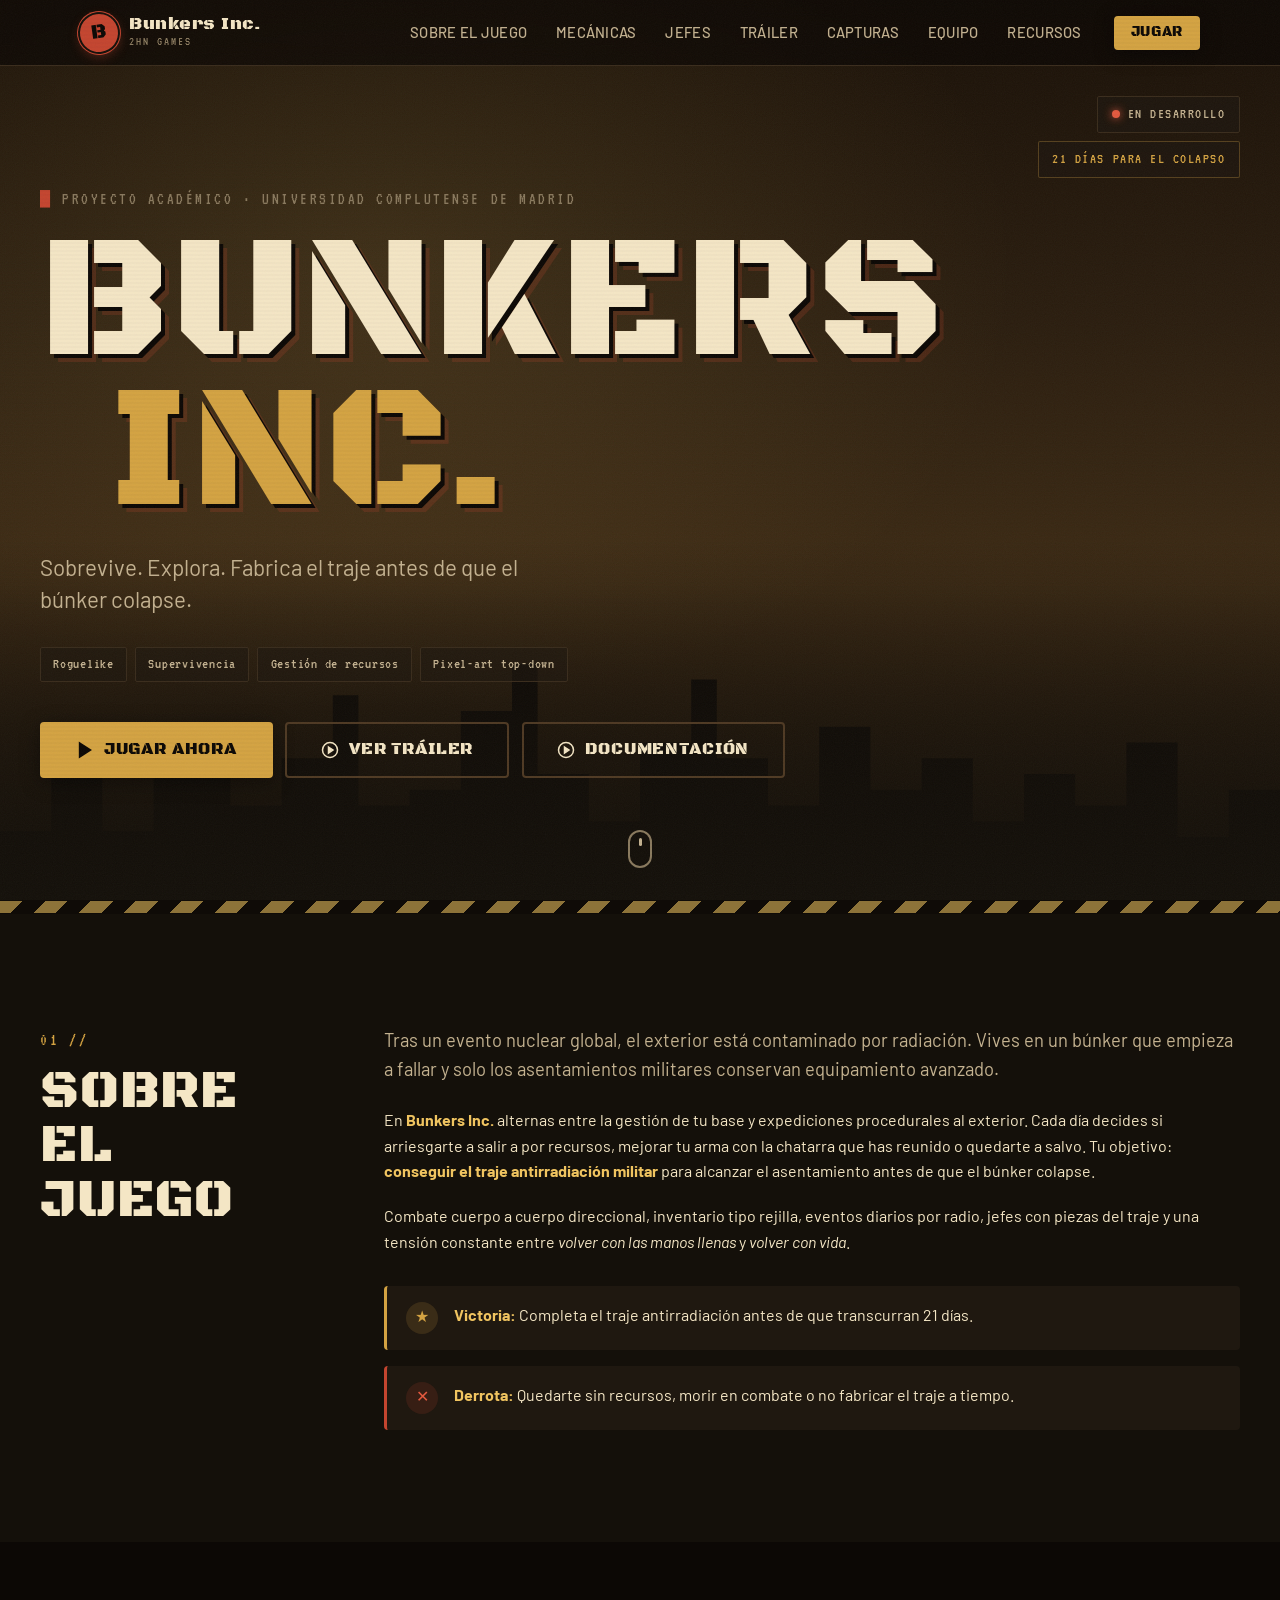
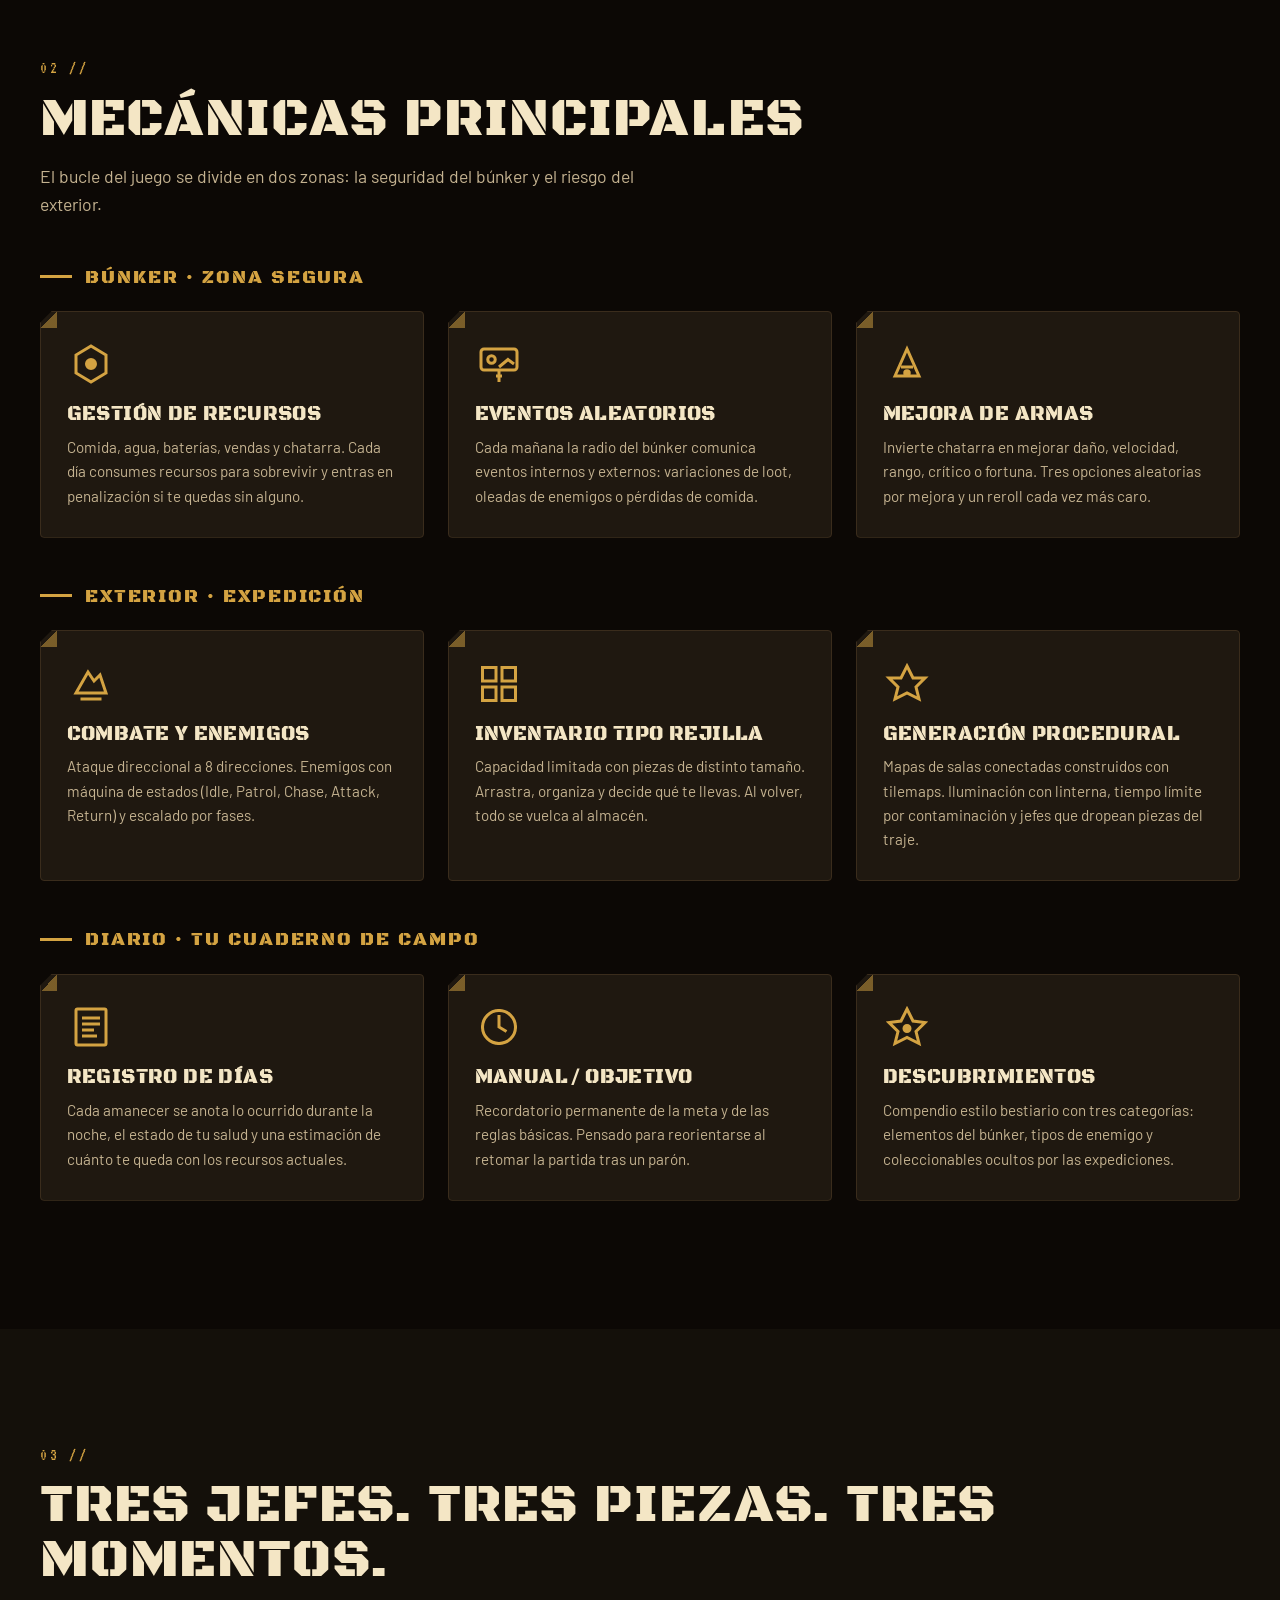
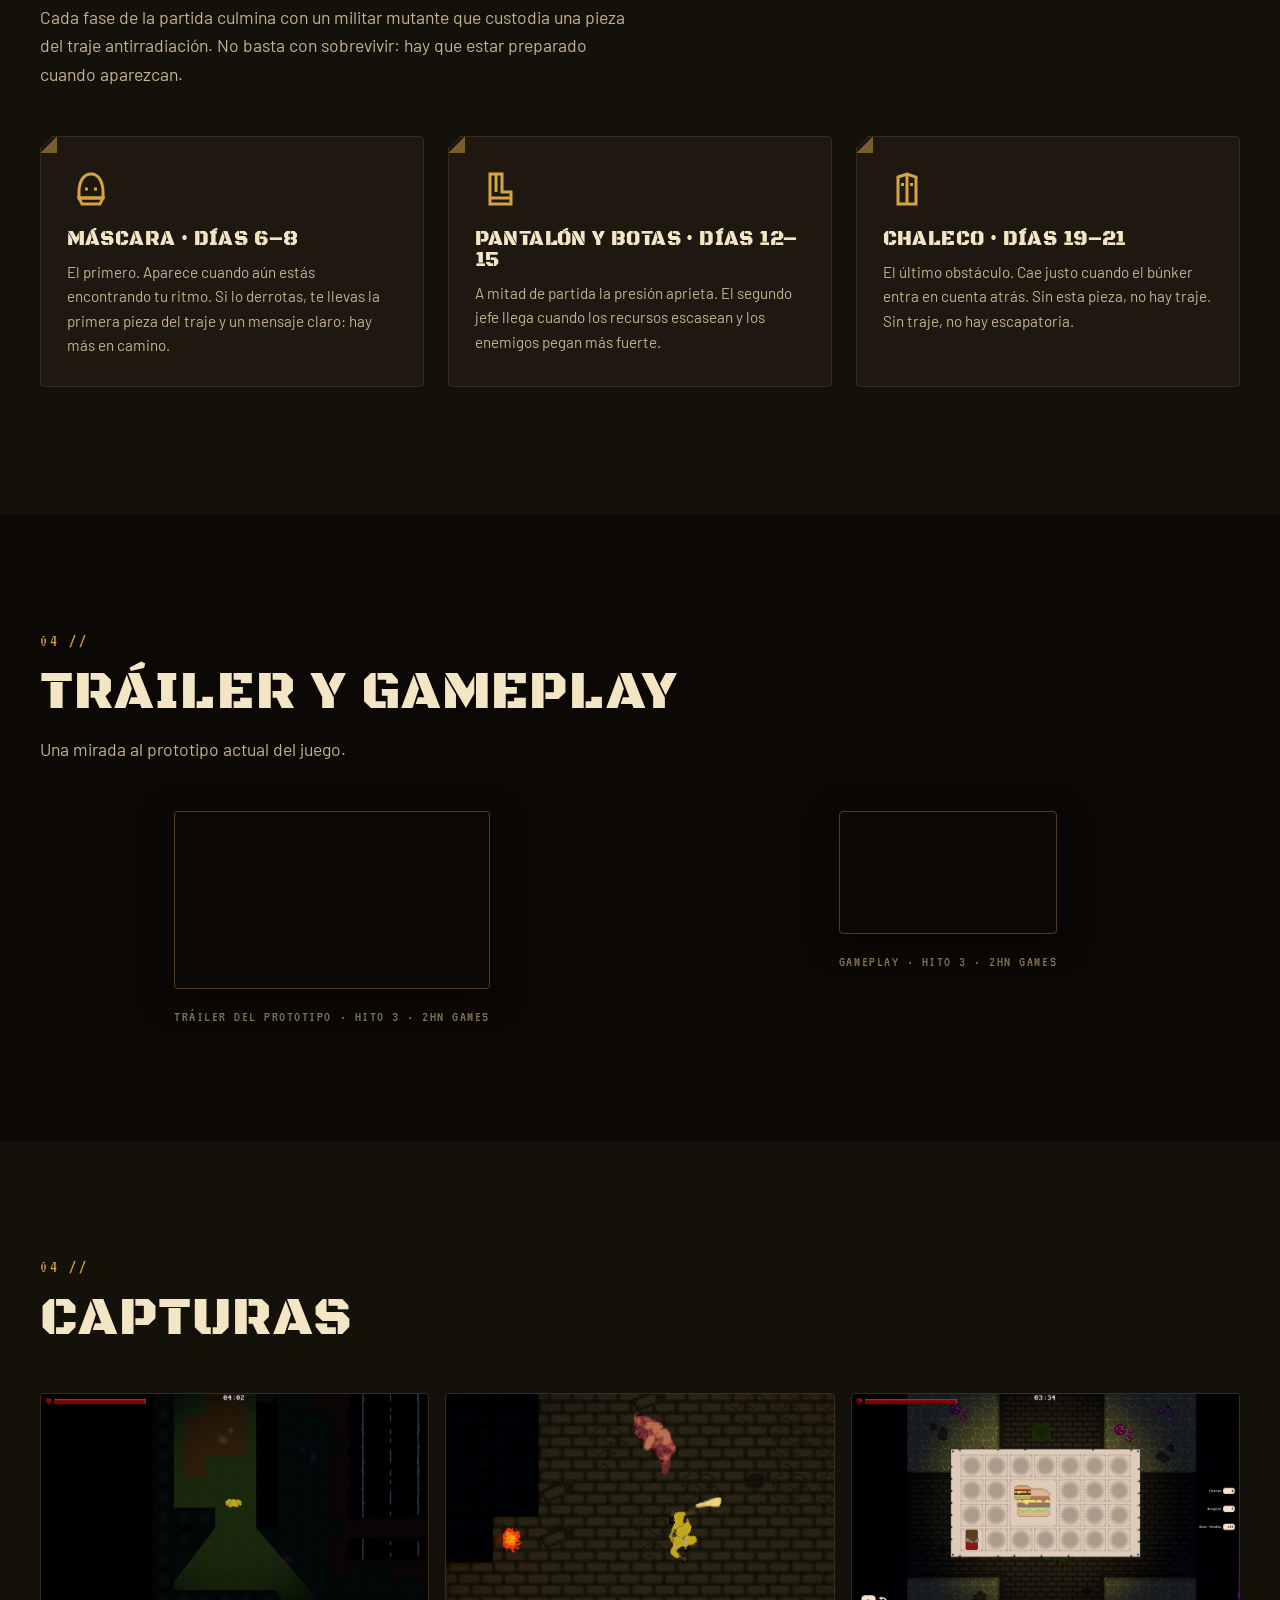
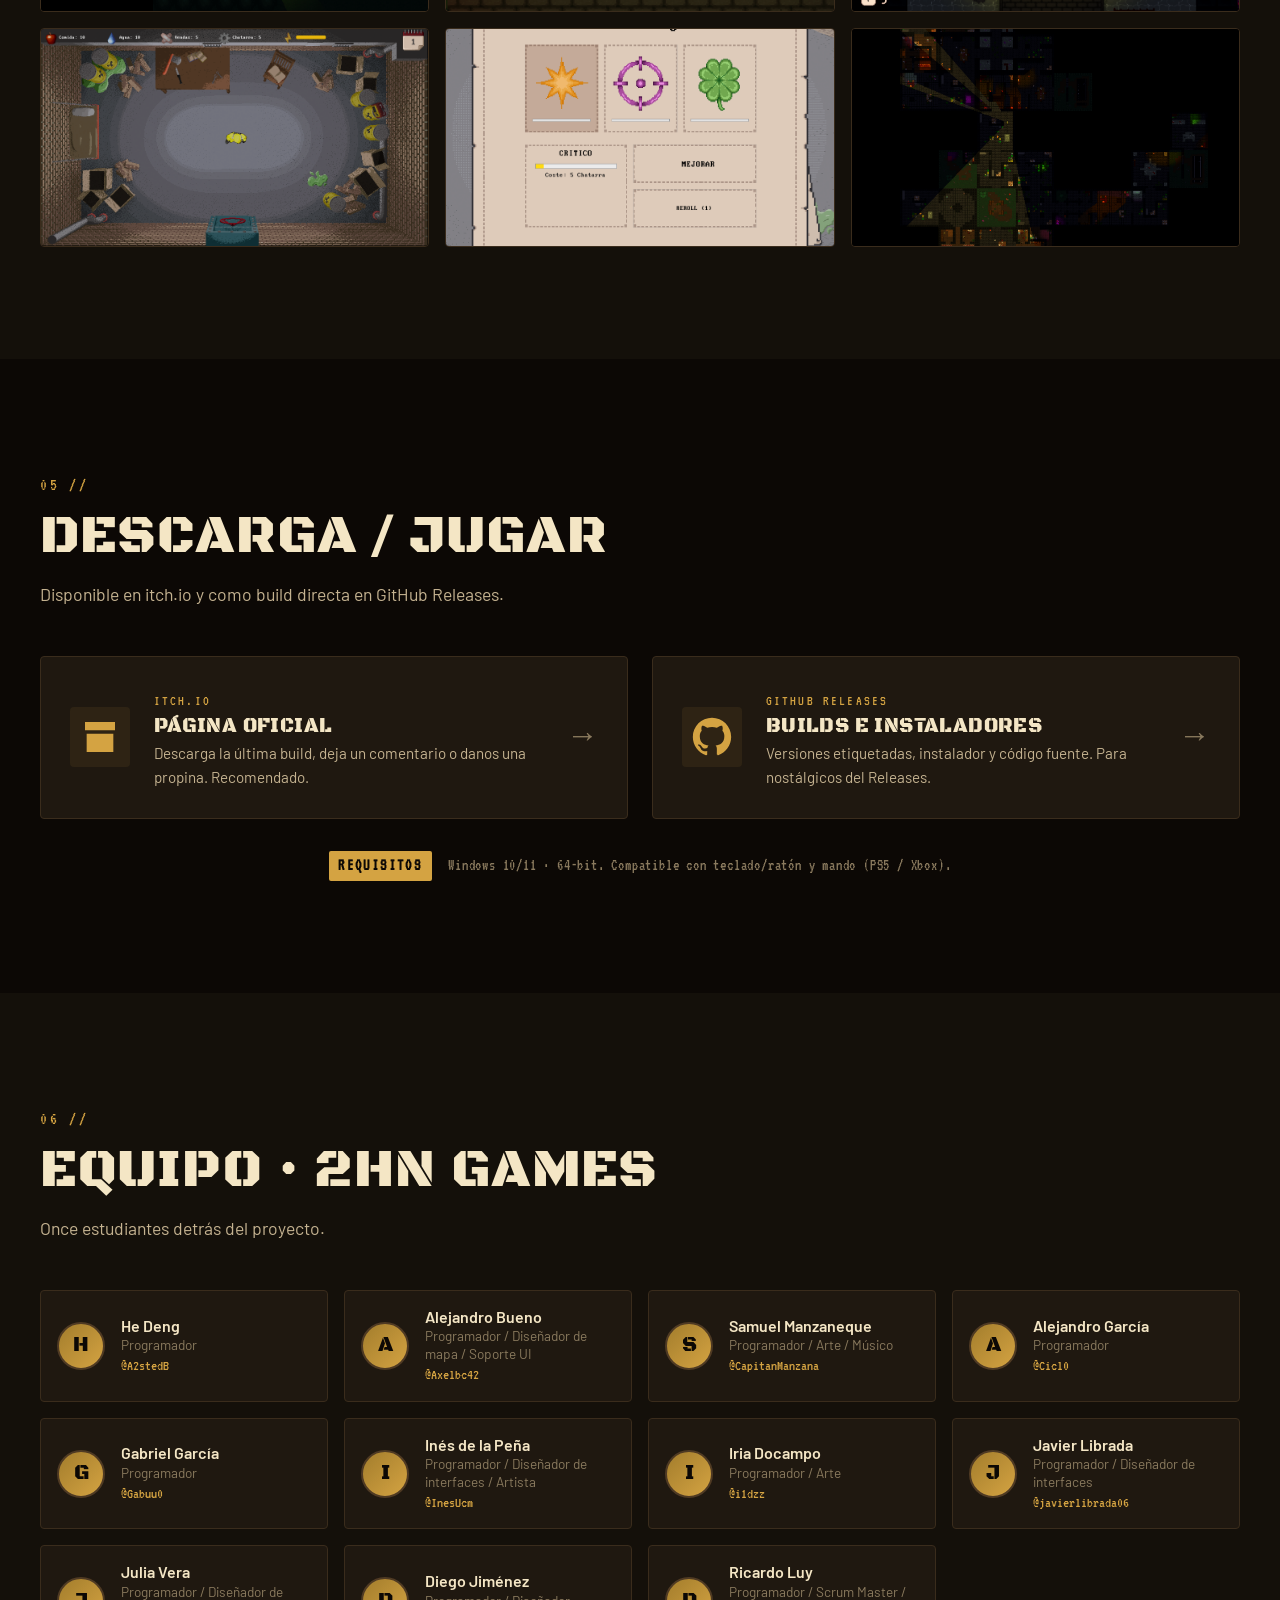
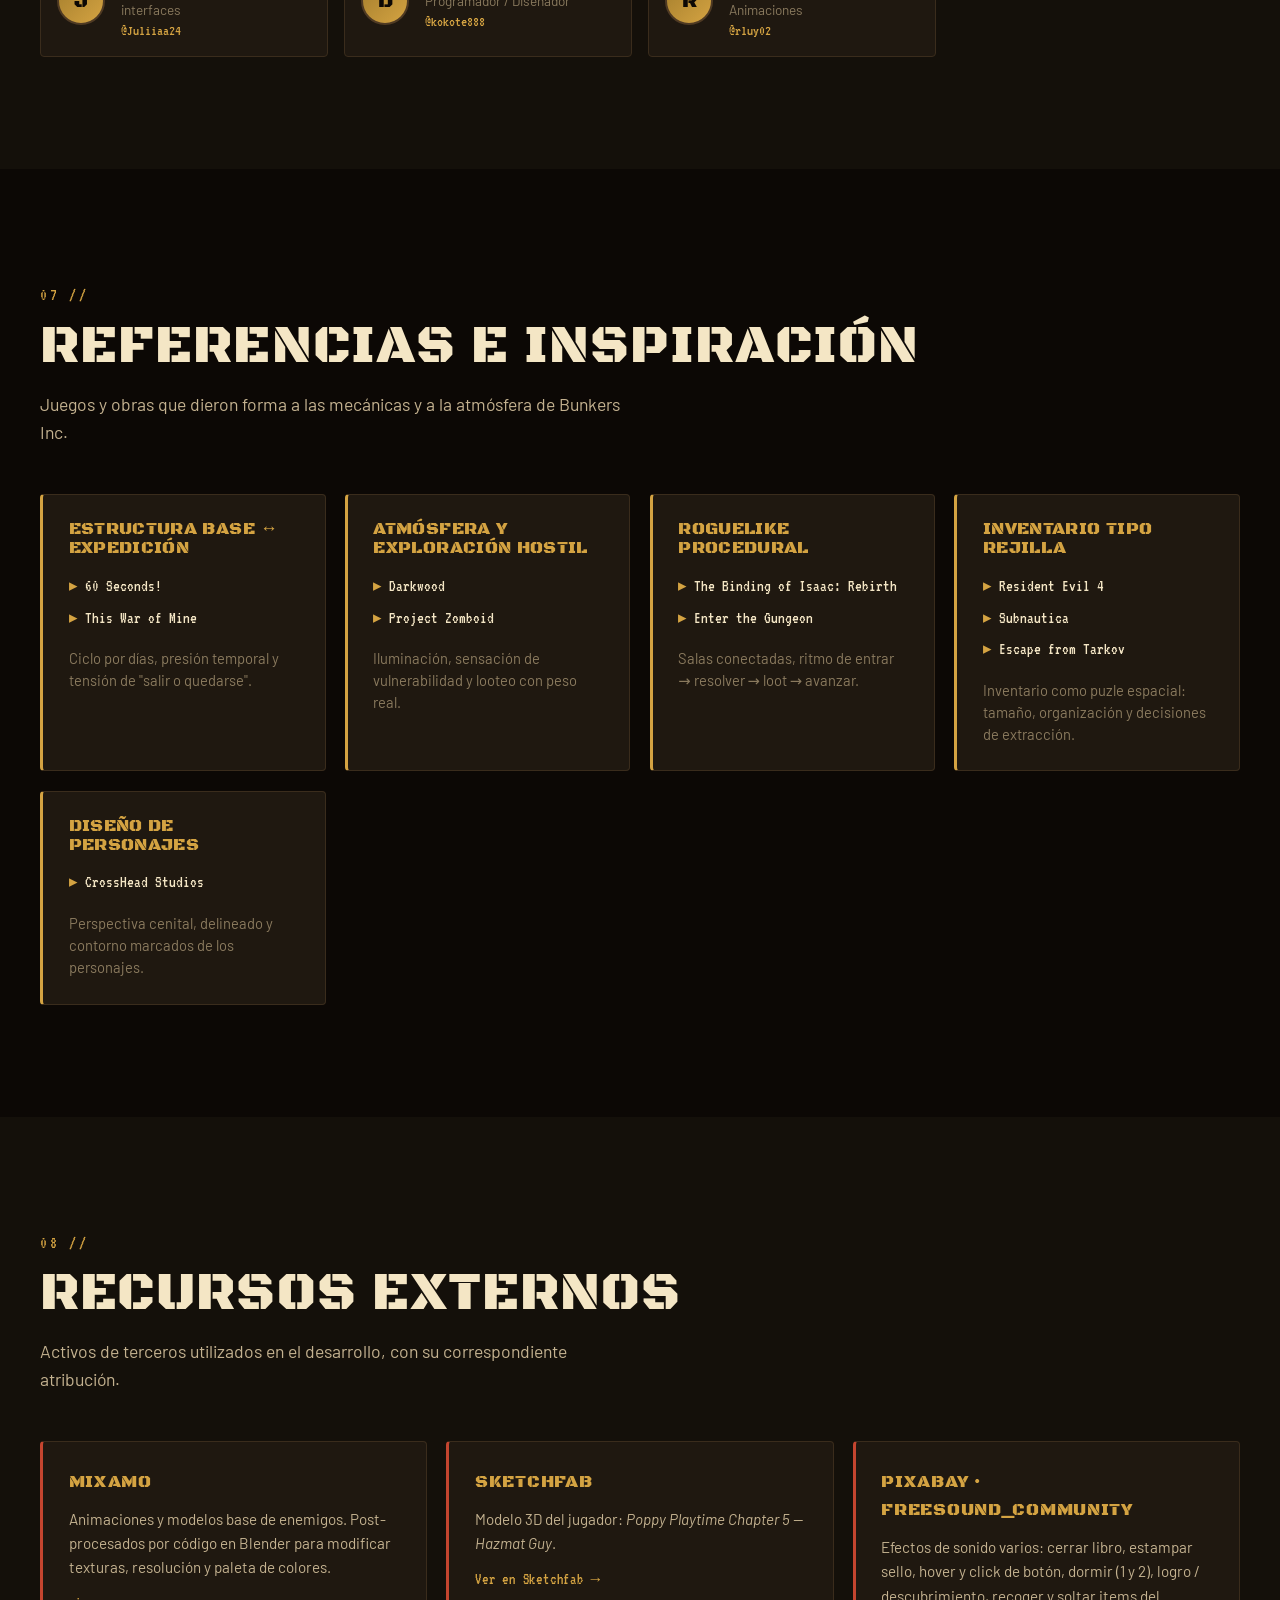
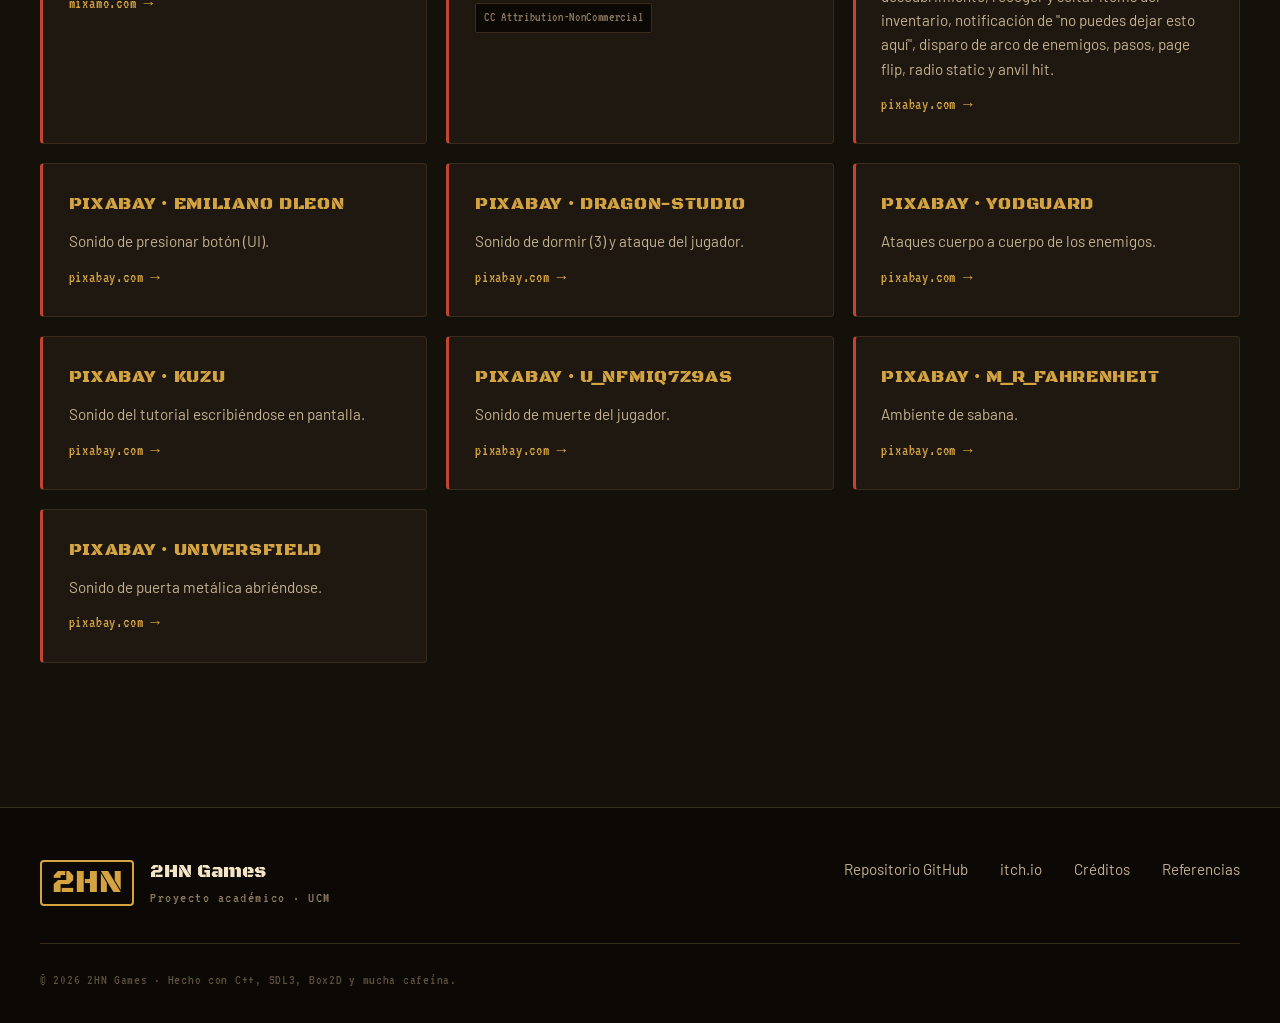
<file: index.html>
<!DOCTYPE html>
<html lang="es">

<head>
    <meta charset="UTF-8">
    <meta name="viewport" content="width=device-width, initial-scale=1.0">
    <title>Bunkers Inc. — 2HN Games</title>
    <meta name="description"
        content="Bunkers Inc. — Roguelike de supervivencia post-apocalíptico. Sobrevive en tu búnker, sal de expedición y fabrica un traje antirradiación antes de que sea tarde.">

    <!-- Open Graph para previews en redes -->
    <meta property="og:title" content="Bunkers Inc.">
    <meta property="og:description" content="Roguelike de supervivencia post-apocalíptico. 2HN Games.">
    <meta property="og:image" content="images/og-image.png">
    <meta property="og:type" content="website">

    <!-- Tipografías: display militar + terminal CRT + cuerpo industrial -->
    <link rel="preconnect" href="https://fonts.googleapis.com">
    <link rel="preconnect" href="https://fonts.gstatic.com" crossorigin>
    <link
        href="https://fonts.googleapis.com/css2?family=Black+Ops+One&family=VT323&family=Barlow:wght@400;500;600;700;900&display=swap"
        rel="stylesheet">

    <link rel="stylesheet" href="styles.css">
    <link rel="icon" type="image/png" href="images/favicon.png">
</head>

<body>

    <!-- ============================================== -->
    <!-- OVERLAYS GLOBALES (ruido + scanlines sutiles)  -->
    <!-- ============================================== -->
    <div class="noise-overlay" aria-hidden="true"></div>
    <div class="scanlines" aria-hidden="true"></div>

    <!-- ============================================== -->
    <!-- NAVEGACIÓN                                     -->
    <!-- ============================================== -->
    <nav class="nav" id="nav">
        <div class="nav__inner">
            <a href="#top" class="nav__brand">
                <span class="nav__brand-mark">B</span>
                <span class="nav__brand-text">
                    <span class="nav__brand-title">Bunkers Inc.</span>
                    <span class="nav__brand-sub">2HN GAMES</span>
                </span>
            </a>
            <ul class="nav__links">
                <li><a href="#sobre">Sobre el juego</a></li>
                <li><a href="#mecanicas">Mecánicas</a></li>
                <li><a href="#jefes">Jefes</a></li>
                <li><a href="#trailer">Tráiler</a></li>
                <li><a href="#capturas">Capturas</a></li>
                <li><a href="#equipo">Equipo</a></li>
                <li><a href="#recursos">Recursos</a></li>
            </ul>
            <a href="#descarga" class="btn btn--small btn--primary">Jugar</a>
        </div>
    </nav>

    <!-- ============================================== -->
    <!-- HERO                                           -->
    <!-- ============================================== -->
    <header class="hero" id="top">
        <!-- Fondo en capas: cielo tóxico + ciudad en silueta -->
        <div class="hero__sky" aria-hidden="true"></div>
        <div class="hero__skyline" aria-hidden="true"></div>
        <div class="hero__fog" aria-hidden="true"></div>

        <!-- Indicador tipo HUD del juego -->
        <div class="hero__hud" aria-hidden="true">
            <span class="hud-pill"><span class="hud-dot"></span> EN DESARROLLO</span>
            <span class="hud-pill hud-pill--mono">21 DÍAS PARA EL COLAPSO</span>
        </div>

        <div class="hero__content">
            <p class="hero__eyebrow">Proyecto académico · Universidad Complutense de Madrid</p>
            <h1 class="hero__title">
                <span class="hero__title-line">BUNKERS</span>
                <span class="hero__title-line hero__title-line--accent">INC.</span>
            </h1>
            <p class="hero__tagline">
                Sobrevive. Explora. Fabrica el traje antes de que el búnker colapse.
            </p>

            <!-- Tags de género -->
            <ul class="hero__tags">
                <li>Roguelike</li>
                <li>Supervivencia</li>
                <li>Gestión de recursos</li>
                <li>Pixel-art top-down</li>
            </ul>

            <div class="hero__ctas">
                <a href="#descarga" class="btn btn--primary btn--large">
                    <svg width="18" height="18" viewBox="0 0 24 24" fill="none" stroke="currentColor"
                        stroke-width="2.5">
                        <path d="M5 3l14 9-14 9V3z" fill="currentColor" />
                    </svg>
                    Jugar ahora
                </a>
                <a href="#trailer" class="btn btn--ghost btn--large">
                    <svg width="18" height="18" viewBox="0 0 24 24" fill="none" stroke="currentColor" stroke-width="2">
                        <circle cx="12" cy="12" r="10" />
                        <polygon points="10 8 16 12 10 16 10 8" fill="currentColor" />
                    </svg>
                    Ver tráiler
                </a>
                <a href="docs/index.html" class="btn btn--ghost btn--large">
                    <svg width="18" height="18" viewBox="0 0 24 24" fill="none" stroke="currentColor" stroke-width="2">
                        <circle cx="12" cy="12" r="10" />
                        <polygon points="10 8 16 12 10 16 10 8" fill="currentColor" />
                    </svg>
                    Documentación
                </a>
            </div>
        </div>

        <!-- Indicador de scroll -->
        <a href="#sobre" class="hero__scroll" aria-label="Bajar a contenido">
            <span></span>
        </a>
    </header>

    <!-- Banda de advertencia de radiación entre secciones -->
    <div class="hazard-band" aria-hidden="true"></div>

    <main>

        <!-- ============================================== -->
        <!-- SOBRE EL JUEGO                                 -->
        <!-- ============================================== -->
        <section class="section" id="sobre">
            <div class="section__inner two-col">
                <div class="section__head two-col__head">
                    <span class="section__num">01 //</span>
                    <h2 class="section__title">Sobre el juego</h2>
                </div>

                <div class="two-col__body">
                    <p class="lead">
                        Tras un evento nuclear global, el exterior está contaminado por radiación. Vives en un búnker
                        que empieza a fallar y solo los asentamientos militares conservan equipamiento avanzado.
                    </p>
                    <p>
                        En <strong>Bunkers Inc.</strong> alternas entre la gestión de tu base y expediciones
                        procedurales al exterior. Cada día decides si arriesgarte a salir a por recursos, mejorar tu
                        arma con la chatarra que has reunido o quedarte a salvo. Tu objetivo: <strong>conseguir el traje
                            antirradiación militar</strong> para alcanzar el asentamiento antes de que el búnker
                        colapse.
                    </p>
                    <p>
                        Combate cuerpo a cuerpo direccional, inventario tipo rejilla, eventos diarios por radio, jefes
                        con piezas del traje y una tensión constante entre <em>volver con las manos llenas</em> y
                        <em>volver con vida</em>.
                    </p>

                    <ul class="objectives">
                        <li>
                            <span class="objective__icon objective__icon--win">★</span>
                            <div>
                                <strong>Victoria:</strong>
                                Completa el traje antirradiación antes de que transcurran 21 días.
                            </div>
                        </li>
                        <li>
                            <span class="objective__icon objective__icon--lose">✕</span>
                            <div>
                                <strong>Derrota:</strong>
                                Quedarte sin recursos, morir en combate o no fabricar el traje a tiempo.
                            </div>
                        </li>
                    </ul>
                </div>
            </div>
        </section>

        <!-- ============================================== -->
        <!-- MECÁNICAS                                      -->
        <!-- ============================================== -->
        <section class="section section--alt" id="mecanicas">
            <div class="section__inner">
                <div class="section__head">
                    <span class="section__num">02 //</span>
                    <h2 class="section__title">Mecánicas principales</h2>
                    <p class="section__lead">El bucle del juego se divide en dos zonas: la seguridad del búnker y el
                        riesgo del exterior.</p>
                </div>

                <!-- Sub-encabezado -->
                <h3 class="subhead"><span class="subhead__bar"></span>Búnker · zona segura</h3>
                <div class="features">
                    <article class="feature">
                        <div class="feature__icon" aria-hidden="true">
                            <svg viewBox="0 0 32 32" fill="none" stroke="currentColor" stroke-width="2">
                                <path d="M16 4 L26 10 L26 22 L16 28 L6 22 L6 10 Z" />
                                <circle cx="16" cy="16" r="3" fill="currentColor" />
                            </svg>
                        </div>
                        <h4>Gestión de recursos</h4>
                        <p>Comida, agua, baterías, vendas y chatarra. Cada día consumes recursos para sobrevivir y
                            entras en penalización si te quedas sin alguno.</p>
                    </article>

                    <article class="feature">
                        <div class="feature__icon" aria-hidden="true">
                            <svg viewBox="0 0 32 32" fill="none" stroke="currentColor" stroke-width="2">
                                <rect x="4" y="6" width="24" height="14" rx="2" />
                                <circle cx="11" cy="13" r="2.5" />
                                <path d="M16 18 L22 13 L26 16" />
                                <path d="M14 24 L18 24 M16 20 L16 28" />
                            </svg>
                        </div>
                        <h4>Eventos aleatorios</h4>
                        <p>Cada mañana la radio del búnker comunica eventos internos y externos: variaciones de loot,
                            oleadas de enemigos o pérdidas de comida.</p>
                    </article>

                    <article class="feature">
                        <div class="feature__icon" aria-hidden="true">
                            <svg viewBox="0 0 32 32" fill="none" stroke="currentColor" stroke-width="2">
                                <path d="M8 24 L16 6 L24 24 Z" />
                                <path d="M12 18 L20 18" />
                                <circle cx="16" cy="22" r="1.5" fill="currentColor" />
                            </svg>
                        </div>
                        <h4>Mejora de armas</h4>
                        <p>Invierte chatarra en mejorar daño, velocidad, rango, crítico o fortuna. Tres opciones
                            aleatorias por mejora y un reroll cada vez más caro.</p>
                    </article>
                </div>

                <h3 class="subhead"><span class="subhead__bar"></span>Exterior · expedición</h3>
                <div class="features">
                    <article class="feature">
                        <div class="feature__icon" aria-hidden="true">
                            <svg viewBox="0 0 32 32" fill="none" stroke="currentColor" stroke-width="2">
                                <path d="M6 22 L14 8 L18 14 L22 10 L26 22 Z" />
                                <path d="M9 26 L23 26" />
                            </svg>
                        </div>
                        <h4>Combate y enemigos</h4>
                        <p>Ataque direccional a 8 direcciones. Enemigos con máquina de estados (Idle, Patrol, Chase,
                            Attack, Return) y escalado por fases.</p>
                    </article>

                    <article class="feature">
                        <div class="feature__icon" aria-hidden="true">
                            <svg viewBox="0 0 32 32" fill="none" stroke="currentColor" stroke-width="2">
                                <rect x="5" y="5" width="9" height="9" />
                                <rect x="18" y="5" width="9" height="9" />
                                <rect x="5" y="18" width="9" height="9" />
                                <rect x="18" y="18" width="9" height="9" />
                            </svg>
                        </div>
                        <h4>Inventario tipo rejilla</h4>
                        <p>Capacidad limitada con piezas de distinto tamaño. Arrastra, organiza y decide qué te llevas.
                            Al volver, todo se vuelca al almacén.</p>
                    </article>

                    <article class="feature">
                        <div class="feature__icon" aria-hidden="true">
                            <svg viewBox="0 0 32 32" fill="none" stroke="currentColor" stroke-width="2">
                                <path d="M16 4 L20 12 L28 12 L22 18 L24 26 L16 22 L8 26 L10 18 L4 12 L12 12 Z" />
                            </svg>
                        </div>
                        <h4>Generación procedural</h4>
                        <p>Mapas de salas conectadas construidos con tilemaps. Iluminación con linterna, tiempo límite
                            por contaminación y jefes que dropean piezas del traje.</p>
                    </article>
                </div>

                <h3 class="subhead"><span class="subhead__bar"></span>Diario · tu cuaderno de campo</h3>
                <div class="features">
                    <article class="feature">
                        <div class="feature__icon" aria-hidden="true">
                            <svg viewBox="0 0 32 32" fill="none" stroke="currentColor" stroke-width="2">
                                <rect x="6" y="4" width="20" height="24" rx="1" />
                                <path d="M10 10 L22 10 M10 14 L22 14 M10 18 L18 18 M10 22 L20 22" />
                            </svg>
                        </div>
                        <h4>Registro de días</h4>
                        <p>Cada amanecer se anota lo ocurrido durante la noche, el estado de tu salud y una estimación
                            de cuánto te queda con los recursos actuales.</p>
                    </article>

                    <article class="feature">
                        <div class="feature__icon" aria-hidden="true">
                            <svg viewBox="0 0 32 32" fill="none" stroke="currentColor" stroke-width="2">
                                <circle cx="16" cy="16" r="11" />
                                <path d="M16 8 L16 16 L21 19" />
                                <path d="M16 4 L16 6 M16 26 L16 28 M4 16 L6 16 M26 16 L28 16" />
                            </svg>
                        </div>
                        <h4>Manual / Objetivo</h4>
                        <p>Recordatorio permanente de la meta y de las reglas básicas. Pensado para reorientarse al
                            retomar la partida tras un parón.</p>
                    </article>

                    <article class="feature">
                        <div class="feature__icon" aria-hidden="true">
                            <svg viewBox="0 0 32 32" fill="none" stroke="currentColor" stroke-width="2">
                                <path d="M16 4 L20 12 L28 13 L22 19 L24 27 L16 23 L8 27 L10 19 L4 13 L12 12 Z" />
                                <circle cx="16" cy="17" r="2" fill="currentColor" />
                            </svg>
                        </div>
                        <h4>Descubrimientos</h4>
                        <p>Compendio estilo bestiario con tres categorías: elementos del búnker, tipos de enemigo y
                            coleccionables ocultos por las expediciones.</p>
                    </article>
                </div>
            </div>
        </section>

        <!-- ============================================== -->
        <!-- JEFES                                          -->
        <!-- ============================================== -->
        <section class="section" id="jefes">
            <div class="section__inner">
                <div class="section__head">
                    <span class="section__num">03 //</span>
                    <h2 class="section__title">Tres jefes. Tres piezas. Tres momentos.</h2>
                    <p class="section__lead">
                        Cada fase de la partida culmina con un militar mutante que custodia una pieza del traje
                        antirradiación.
                        No basta con sobrevivir: hay que estar preparado cuando aparezcan.
                    </p>
                </div>

                <div class="features">
                    <article class="feature">
                        <div class="feature__icon" aria-hidden="true">
                            <!-- Casco / cabeza -->
                            <svg viewBox="0 0 32 32" fill="none" stroke="currentColor" stroke-width="2">
                                <path d="M8 18 C8 11 11 6 16 6 C21 6 24 11 24 18 L24 22 L8 22 Z" />
                                <path d="M12 16 L14 16 M18 16 L20 16" />
                                <path d="M8 22 L24 22 L22 26 L10 26 Z" />
                            </svg>
                        </div>
                        <h4>Máscara · Días 6–8</h4>
                        <p>
                            El primero. Aparece cuando aún estás encontrando tu ritmo. Si lo derrotas, te llevas la
                            primera
                            pieza del traje y un mensaje claro: hay más en camino.
                        </p>
                    </article>

                    <article class="feature">
                        <div class="feature__icon" aria-hidden="true">
                            <!-- Botas -->
                            <svg viewBox="0 0 32 32" fill="none" stroke="currentColor" stroke-width="2">
                                <path d="M10 6 L18 6 L18 18 L24 18 L24 26 L10 26 Z" />
                                <path d="M10 22 L24 22" />
                                <path d="M14 6 L14 18" />
                            </svg>

                        </div>
                        <h4>Pantalón y botas · Días 12–15</h4>
                        <p>
                            A mitad de partida la presión aprieta. El segundo jefe llega cuando los recursos escasean y
                            los
                            enemigos pegan más fuerte.
                        </p>
                    </article>

                    <article class="feature">
                        <div class="feature__icon" aria-hidden="true">
                            <!-- Chaleco / cuerpo -->
                            <svg viewBox="0 0 32 32" fill="none" stroke="currentColor" stroke-width="2">
                                <path d="M10 8 L16 6 L22 8 L22 26 L10 26 Z" />
                                <path d="M16 6 L16 26" />
                                <path d="M13 12 L13 14 M19 12 L19 14" />
                            </svg>
                        </div>
                        <h4>Chaleco · Días 19–21</h4>
                        <p>
                            El último obstáculo. Cae justo cuando el búnker entra en cuenta atrás. Sin esta pieza, no
                            hay traje.
                            Sin traje, no hay escapatoria.
                        </p>
                    </article>
                </div>
            </div>
        </section>

        <!-- ============================================== -->
        <!-- TRÁILER + GAMEPLAY                             -->
        <!-- ============================================== -->
        <section class="section section--alt" id="trailer">
            <div class="section__inner">
                <div class="section__head">
                    <span class="section__num">04 //</span>
                    <h2 class="section__title">Tráiler y gameplay</h2>
                    <p class="section__lead">Una mirada al prototipo actual del juego.</p>
                </div>

                <div class="videos">
                    <!-- TRÁILER -->
                    <div class="video">
                        <div class="video__frame">
                            <iframe src="https://www.youtube.com/embed/dY24mt-HTw0"
                                title="Bunkers Inc. — Tráiler del prototipo" frameborder="0"
                                allow="accelerometer; autoplay; clipboard-write; encrypted-media; gyroscope; picture-in-picture"
                                allowfullscreen>
                            </iframe>
                        </div>
                        <p class="video__caption">Tráiler del prototipo · Hito 3 · 2HN Games</p>
                    </div>

                    <!-- GAMEPLAY -->
                    <div class="video">
                        <div class="video__frame">
                            <iframe src="https://www.youtube.com/embed/PB351roI3vM"
                                title="Bunkers Inc. — Gameplay" frameborder="0"
                                allow="accelerometer; autoplay; clipboard-write; encrypted-media; gyroscope; picture-in-picture"
                                allowfullscreen>
                            </iframe>
                        </div>
                        <p class="video__caption">Gameplay · Hito 3 · 2HN Games</p>
                    </div>
                </div>
            </div>
        </section>

        <!-- ============================================== -->
        <!-- CAPTURAS                                       -->
        <!-- ============================================== -->
        <section class="section" id="capturas">
            <div class="section__inner">
                <div class="section__head">
                    <span class="section__num">04 //</span>
                    <h2 class="section__title">Capturas</h2>
                </div>

                <div class="gallery">
                    <figure class="gallery__item gallery__item--wide">
                        <img src="images/01-exterior.png" alt="Exploración del exterior con linterna">
                        <figcaption>Iluminación dinámica en el exterior</figcaption>
                    </figure>
                    <figure class="gallery__item">
                        <img src="images/02-combat.png" alt="Combate contra un enemigo">
                        <figcaption>Combate direccional</figcaption>
                    </figure>
                    <figure class="gallery__item">
                        <img src="images/03-inventory.png" alt="Inventario tipo rejilla">
                        <figcaption>Inventario tipo rejilla</figcaption>
                    </figure>
                    <figure class="gallery__item">
                        <img src="images/04-bunker.png" alt="Interior del búnker">
                        <figcaption>Interior del búnker</figcaption>
                    </figure>
                    <figure class="gallery__item">
                        <img src="images/05-upgrade.png" alt="Taller de mejora de armas">
                        <figcaption>Taller de mejora</figcaption>
                    </figure>
                    <figure class="gallery__item gallery__item--wide">
                        <img src="images/06-map.png" alt="Mapa procedural completo">
                        <figcaption>Generación procedural de mapas</figcaption>
                    </figure>
                </div>
            </div>
        </section>

        <!-- ============================================== -->
        <!-- DESCARGA                                       -->
        <!-- ============================================== -->
        <section class="section section--alt" id="descarga">
            <div class="section__inner">
                <div class="section__head">
                    <span class="section__num">05 //</span>
                    <h2 class="section__title">Descarga / Jugar</h2>
                    <p class="section__lead">Disponible en itch.io y como build directa en GitHub Releases.</p>
                </div>

                <div class="download">
                    <a class="download-card" href="https://julsv.itch.io/bunkers-inc" target="_blank" rel="noopener">
                        <div class="download-card__icon">
                            <svg width="40" height="40" viewBox="0 0 24 24" fill="currentColor">
                                <path
                                    d="M3 3 L21 3 L21 8 L3 8 Z M4 10 L20 10 L20 21 L4 21 Z M9 13 L15 13 L15 17 L9 17 Z" />
                            </svg>
                        </div>
                        <div class="download-card__body">
                            <span class="download-card__platform">itch.io</span>
                            <h3>Página oficial</h3>
                            <p>Descarga la última build, deja un comentario o danos una propina. Recomendado.</p>
                        </div>
                        <span class="download-card__arrow">→</span>
                    </a>

                    <a class="download-card"
                        href="https://github.com/UCM-FDI-DISIA/2HN/releases/download/v2.0/Bunkers_Inc_Installer.exe"
                        target="_blank" rel="noopener">
                        <div class="download-card__icon">
                            <svg width="40" height="40" viewBox="0 0 24 24" fill="currentColor">
                                <path
                                    d="M12 .5C5.65.5.5 5.65.5 12c0 5.08 3.29 9.39 7.86 10.91.57.1.78-.25.78-.55 0-.27-.01-.99-.02-1.94-3.2.7-3.87-1.54-3.87-1.54-.52-1.33-1.28-1.69-1.28-1.69-1.05-.71.08-.7.08-.7 1.16.08 1.77 1.19 1.77 1.19 1.03 1.77 2.7 1.26 3.36.96.1-.75.4-1.26.73-1.55-2.55-.29-5.24-1.28-5.24-5.69 0-1.26.45-2.29 1.19-3.1-.12-.29-.51-1.46.11-3.05 0 0 .97-.31 3.18 1.18a11.07 11.07 0 0 1 5.78 0c2.21-1.5 3.18-1.18 3.18-1.18.62 1.59.23 2.76.11 3.05.74.81 1.19 1.84 1.19 3.1 0 4.42-2.7 5.39-5.27 5.68.41.36.78 1.06.78 2.13 0 1.54-.01 2.78-.01 3.16 0 .31.21.66.79.55C20.21 21.39 23.5 17.08 23.5 12 23.5 5.65 18.35.5 12 .5z" />
                            </svg>
                        </div>
                        <div class="download-card__body">
                            <span class="download-card__platform">GitHub Releases</span>
                            <h3>Builds e instaladores</h3>
                            <p>Versiones etiquetadas, instalador y código fuente. Para nostálgicos del Releases.</p>
                        </div>
                        <span class="download-card__arrow">→</span>
                    </a>
                </div>

                <p class="download__note">
                    <span class="download__note-tag">REQUISITOS</span>
                    Windows 10/11 · 64-bit. Compatible con teclado/ratón y mando (PS5 / Xbox).
                </p>
            </div>
        </section>

        <!-- ============================================== -->
        <!-- EQUIPO                                         -->
        <!-- ============================================== -->
        <section class="section" id="equipo">
            <div class="section__inner">
                <div class="section__head">
                    <span class="section__num">06 //</span>
                    <h2 class="section__title">Equipo · 2HN Games</h2>
                    <p class="section__lead">Once estudiantes detrás del proyecto.</p>
                </div>

                <div class="team">
                    <!-- Por cada miembro: cambia data-initial, el nombre, el rol y el href de GitHub -->
                    <a class="member" href="https://github.com/A2stedB" target="_blank" rel="noopener">
                        <div class="member__avatar" data-initial="H"></div>
                        <div class="member__info">
                            <span class="member__name">He Deng</span>
                            <span class="member__role">Programador</span>
                            <span class="member__handle">@A2stedB</span>
                        </div>
                    </a>
                    <a class="member" href="https://github.com/Axelbc42" target="_blank" rel="noopener">
                        <div class="member__avatar" data-initial="A"></div>
                        <div class="member__info">
                            <span class="member__name">Alejandro Bueno</span>
                            <span class="member__role">Programador / Diseñador de mapa / Soporte UI</span>
                            <span class="member__handle">@Axelbc42</span>
                        </div>
                    </a>
                    <a class="member" href="https://github.com/CapitanManzana" target="_blank" rel="noopener">
                        <div class="member__avatar" data-initial="S"></div>
                        <div class="member__info">
                            <span class="member__name">Samuel Manzaneque</span>
                            <span class="member__role">Programador / Arte / Músico</span>
                            <span class="member__handle">@CapitanManzana</span>
                        </div>
                    </a>
                    <a class="member" href="https://github.com/Cicl0" target="_blank" rel="noopener">
                        <div class="member__avatar" data-initial="A"></div>
                        <div class="member__info">
                            <span class="member__name">Alejandro García</span>
                            <span class="member__role">Programador</span>
                            <span class="member__handle">@Cicl0</span>
                        </div>
                    </a>
                    <a class="member" href="https://github.com/Gabuu0" target="_blank" rel="noopener">
                        <div class="member__avatar" data-initial="G"></div>
                        <div class="member__info">
                            <span class="member__name">Gabriel García</span>
                            <span class="member__role">Programador</span>
                            <span class="member__handle">@Gabuu0</span>
                        </div>
                    </a>
                    <a class="member" href="https://github.com/InesUcm" target="_blank" rel="noopener">
                        <div class="member__avatar" data-initial="I"></div>
                        <div class="member__info">
                            <span class="member__name">Inés de la Peña</span>
                            <span class="member__role">Programador / Diseñador de interfaces / Artista</span>
                            <span class="member__handle">@InesUcm</span>
                        </div>
                    </a>
                    <a class="member" href="https://github.com/i1dzz" target="_blank" rel="noopener">
                        <div class="member__avatar" data-initial="I"></div>
                        <div class="member__info">
                            <span class="member__name">Iria Docampo</span>
                            <span class="member__role">Programador / Arte</span>
                            <span class="member__handle">@i1dzz</span>
                        </div>
                    </a>
                    <a class="member" href="https://github.com/javierlibrada06" target="_blank" rel="noopener">
                        <div class="member__avatar" data-initial="J"></div>
                        <div class="member__info">
                            <span class="member__name">Javier Librada</span>
                            <span class="member__role">Programador / Diseñador de interfaces</span>
                            <span class="member__handle">@javierlibrada06</span>
                        </div>
                    </a>
                    <a class="member" href="https://github.com/Juliiaa24" target="_blank" rel="noopener">
                        <div class="member__avatar" data-initial="J"></div>
                        <div class="member__info">
                            <span class="member__name">Julia Vera</span>
                            <span class="member__role">Programador / Diseñador de interfaces</span>
                            <span class="member__handle">@Juliiaa24</span>
                        </div>
                    </a>
                    <a class="member" href="https://github.com/kokote888" target="_blank" rel="noopener">
                        <div class="member__avatar" data-initial="D"></div>
                        <div class="member__info">
                            <span class="member__name">Diego Jiménez</span>
                            <span class="member__role">Programador / Diseñador</span>
                            <span class="member__handle">@kokote888</span>
                        </div>
                    </a>
                    <a class="member" href="https://github.com/rluy02" target="_blank" rel="noopener">
                        <div class="member__avatar" data-initial="R"></div>
                        <div class="member__info">
                            <span class="member__name">Ricardo Luy</span>
                            <span class="member__role">Programador / Scrum Master / Animaciones</span>
                            <span class="member__handle">@rluy02</span>
                        </div>
                    </a>
                </div>
            </div>
        </section>

        <!-- ============================================== -->
        <!-- REFERENCIAS                                    -->
        <!-- ============================================== -->
        <section class="section section--alt" id="referencias">
            <div class="section__inner">
                <div class="section__head">
                    <span class="section__num">07 //</span>
                    <h2 class="section__title">Referencias e inspiración</h2>
                    <p class="section__lead">Juegos y obras que dieron forma a las mecánicas y a la atmósfera de Bunkers
                        Inc.</p>
                </div>

                <div class="refs">
                    <article class="ref">
                        <h3 class="ref__title">Estructura base ↔ expedición</h3>
                        <ul>
                            <li>60 Seconds!</li>
                            <li>This War of Mine</li>
                        </ul>
                        <p>Ciclo por días, presión temporal y tensión de "salir o quedarse".</p>
                    </article>

                    <article class="ref">
                        <h3 class="ref__title">Atmósfera y exploración hostil</h3>
                        <ul>
                            <li>Darkwood</li>
                            <li>Project Zomboid</li>
                        </ul>
                        <p>Iluminación, sensación de vulnerabilidad y looteo con peso real.</p>
                    </article>

                    <article class="ref">
                        <h3 class="ref__title">Roguelike procedural</h3>
                        <ul>
                            <li>The Binding of Isaac: Rebirth</li>
                            <li>Enter the Gungeon</li>
                        </ul>
                        <p>Salas conectadas, ritmo de entrar → resolver → loot → avanzar.</p>
                    </article>

                    <article class="ref">
                        <h3 class="ref__title">Inventario tipo rejilla</h3>
                        <ul>
                            <li>Resident Evil 4</li>
                            <li>Subnautica</li>
                            <li>Escape from Tarkov</li>
                        </ul>
                        <p>Inventario como puzle espacial: tamaño, organización y decisiones de extracción.</p>
                    </article>

                    <article class="ref">
                        <h3 class="ref__title">Diseño de personajes</h3>
                        <ul>
                            <li>CrossHead Studios</li>
                        </ul>
                        <p>Perspectiva cenital, delineado y contorno marcados de los personajes.</p>
                    </article>
                </div>
            </div>
        </section>

        <!-- ============================================== -->
        <!-- RECURSOS EXTERNOS                              -->
        <!-- ============================================== -->
        <section class="section" id="recursos">
            <div class="section__inner">
                <div class="section__head">
                    <span class="section__num">08 //</span>
                    <h2 class="section__title">Recursos externos</h2>
                    <p class="section__lead">Activos de terceros utilizados en el desarrollo, con su correspondiente
                        atribución.</p>
                </div>

                <ul class="credits">
                    <li class="credit">
                        <span class="credit__source">Mixamo</span>
                        <p class="credit__desc">Animaciones y modelos base de enemigos. Post-procesados por código en
                            Blender para modificar texturas, resolución y paleta de colores.</p>
                        <a class="credit__link" href="https://www.mixamo.com/" target="_blank" rel="noopener">mixamo.com
                            →</a>
                    </li>
                    <li class="credit">
                        <span class="credit__source">Sketchfab</span>
                        <p class="credit__desc">Modelo 3D del jugador: <em>Poppy Playtime Chapter 5 — Hazmat Guy</em>.
                        </p>
                        <a class="credit__link"
                            href="https://sketchfab.com/3d-models/poppy-playtime-chapter-5-hazmat-guy-55d5700dae434d1babce4e2f7e939a31"
                            target="_blank" rel="noopener">Ver en Sketchfab →</a>
                        <span class="credit__license">CC Attribution-NonCommercial</span>
                    </li>
                    <li class="credit">
                        <span class="credit__source">Pixabay · freesound_community</span>
                        <p class="credit__desc">Efectos de sonido varios: cerrar libro, estampar sello, hover y click de
                            botón, dormir (1 y 2), logro / descubrimiento, recoger y soltar items del inventario,
                            notificación de "no puedes dejar esto aquí", disparo de arco de enemigos, pasos, page flip,
                            radio static y anvil hit.</p>
                        <a class="credit__link" href="https://pixabay.com/" target="_blank" rel="noopener">pixabay.com
                            →</a>
                    </li>
                    <li class="credit">
                        <span class="credit__source">Pixabay · Emiliano Dleon</span>
                        <p class="credit__desc">Sonido de presionar botón (UI).</p>
                        <a class="credit__link" href="https://pixabay.com/" target="_blank" rel="noopener">pixabay.com
                            →</a>
                    </li>
                    <li class="credit">
                        <span class="credit__source">Pixabay · DRAGON-STUDIO</span>
                        <p class="credit__desc">Sonido de dormir (3) y ataque del jugador.</p>
                        <a class="credit__link" href="https://pixabay.com/" target="_blank" rel="noopener">pixabay.com
                            →</a>
                    </li>
                    <li class="credit">
                        <span class="credit__source">Pixabay · Yodguard</span>
                        <p class="credit__desc">Ataques cuerpo a cuerpo de los enemigos.</p>
                        <a class="credit__link" href="https://pixabay.com/" target="_blank" rel="noopener">pixabay.com
                            →</a>
                    </li>
                    <li class="credit">
                        <span class="credit__source">Pixabay · Kuzu</span>
                        <p class="credit__desc">Sonido del tutorial escribiéndose en pantalla.</p>
                        <a class="credit__link" href="https://pixabay.com/" target="_blank" rel="noopener">pixabay.com
                            →</a>
                    </li>
                    <li class="credit">
                        <span class="credit__source">Pixabay · u_nfmiq7z9as</span>
                        <p class="credit__desc">Sonido de muerte del jugador.</p>
                        <a class="credit__link" href="https://pixabay.com/" target="_blank" rel="noopener">pixabay.com
                            →</a>
                    </li>
                    <li class="credit">
                        <span class="credit__source">Pixabay · M_R_Fahrenheit</span>
                        <p class="credit__desc">Ambiente de sabana.</p>
                        <a class="credit__link" href="https://pixabay.com/" target="_blank" rel="noopener">pixabay.com
                            →</a>
                    </li>
                    <li class="credit">
                        <span class="credit__source">Pixabay · Universfield</span>
                        <p class="credit__desc">Sonido de puerta metálica abriéndose.</p>
                        <a class="credit__link" href="https://pixabay.com/" target="_blank" rel="noopener">pixabay.com
                            →</a>
                    </li>
                </ul>
            </div>
        </section>

    </main>

    <!-- ============================================== -->
    <!-- FOOTER                                         -->
    <!-- ============================================== -->
    <footer class="footer">
        <div class="footer__inner">
            <div class="footer__brand">
                <span class="footer__brand-mark">2HN</span>
                <div>
                    <p class="footer__brand-title">2HN Games</p>
                    <p class="footer__brand-sub">Proyecto académico · UCM</p>
                </div>
            </div>

            <ul class="footer__links">
                <li><a href="https://github.com/rluy02/Bunkers-Inc" target="_blank" rel="noopener">Repositorio
                        GitHub</a></li>
                <li><a href="https://julsv.itch.io/bunkers-inc" target="_blank" rel="noopener">itch.io</a></li>
                <li><a href="#equipo">Créditos</a></li>
                <li><a href="#referencias">Referencias</a></li>
            </ul>

            <p class="footer__legal">
                © <span id="year">2026</span> 2HN Games · Hecho con C++, SDL3, Box2D y mucha cafeína.
            </p>
        </div>
    </footer>

    <script src="script.js" defer></script>
</body>

</html>
</file>
<file: styles.css>
/* =========================================================
   BUNKERS INC. — Landing
   2HN Games · Proyecto académico UCM
   ---------------------------------------------------------
   Estructura del archivo:
     1. Variables (tokens de diseño)
     2. Reset + base
     3. Tipografías y utilidades
     4. Overlays globales (ruido, scanlines)
     5. Botones reutilizables
     6. Navegación
     7. Hero
     8. Banda hazard / divisores
     9. Secciones genéricas
    10. Sobre el juego
    11. Mecánicas (features)
    12. Tráiler
    13. Capturas (galería)
    14. Descarga
    15. Equipo
    16. Referencias
    17. Footer
    18. Responsive
   ========================================================= */


/* =========================================================
   1. VARIABLES — toca aquí para ajustar la paleta global
   ========================================================= */
:root {
    /* Fondos */
    --bg-deepest: #0c0805;
    --bg-base:    #14100a;
    --bg-panel:   #1f1810;
    --bg-elevated:#2b2117;
    --bg-hover:   #38291b;

    /* Bordes y separadores */
    --border:        #3a2c1c;
    --border-strong: #4f3a23;

    /* Texto */
    --text-primary:   #f4e6c5;
    --text-secondary: #c4b290;
    --text-muted:     #8a7a5e;
    --text-faint:     #5b4f3c;

    /* Acentos */
    --accent:        #d4a342;     /* mustard dorado, color de marca */
    --accent-bright: #f0c460;
    --accent-dim:    #a37d2c;
    --danger:        #c4452f;     /* rojo del sello de cera */
    --danger-bright: #e35a3f;
    --hazard:        #f0c460;     /* amarillo de advertencia */

    /* Sombras */
    --shadow-soft: 0 4px 20px rgba(0,0,0,0.4);
    --shadow-hard: 0 8px 32px rgba(0,0,0,0.6);
    --shadow-glow: 0 0 24px rgba(212, 163, 66, 0.25);

    /* Tipografías */
    --font-display: "Black Ops One", "Impact", sans-serif;
    --font-mono:    "VT323", "Courier New", monospace;
    --font-body:    "Barlow", -apple-system, system-ui, sans-serif;

    /* Layout */
    --container-max: 1200px;
    --container-pad: clamp(1.25rem, 4vw, 2.5rem);
    --section-pad-y: clamp(4rem, 10vw, 7rem);

    /* Radios — pequeños, sensación industrial */
    --radius-sm: 2px;
    --radius:    4px;
    --radius-lg: 6px;
}


/* =========================================================
   2. RESET + BASE
   ========================================================= */
*, *::before, *::after { box-sizing: border-box; }

html { scroll-behavior: smooth; }

body {
    margin: 0;
    font-family: var(--font-body);
    font-weight: 400;
    line-height: 1.6;
    color: var(--text-primary);
    background: var(--bg-base);
    /* Atmósfera: gradiente sutil radial desde arriba */
    background-image:
        radial-gradient(ellipse at top, rgba(212, 163, 66, 0.06) 0%, transparent 60%),
        radial-gradient(ellipse at bottom right, rgba(196, 69, 47, 0.04) 0%, transparent 50%);
    background-attachment: fixed;
    overflow-x: hidden;
    -webkit-font-smoothing: antialiased;
}

img { max-width: 100%; height: auto; display: block; }

a { color: var(--accent); text-decoration: none; transition: color 0.2s ease; }
a:hover { color: var(--accent-bright); }

ul { list-style: none; padding: 0; margin: 0; }

code {
    font-family: var(--font-mono);
    color: var(--accent);
    background: var(--bg-panel);
    padding: 0.1em 0.4em;
    border-radius: var(--radius-sm);
    font-size: 0.95em;
}

::selection {
    background: var(--accent);
    color: var(--bg-base);
}


/* =========================================================
   3. TIPOGRAFÍAS Y UTILIDADES
   ========================================================= */
h1, h2, h3, h4 {
    font-family: var(--font-display);
    font-weight: 400;
    letter-spacing: 0.02em;
    line-height: 1.05;
    color: var(--text-primary);
    margin: 0;
    text-transform: uppercase;
}

p { margin: 0 0 1em; }
p:last-child { margin-bottom: 0; }

strong { color: var(--accent-bright); font-weight: 700; }


/* =========================================================
   4. OVERLAYS GLOBALES — grano + scanlines tipo CRT
   ========================================================= */
.noise-overlay {
    position: fixed;
    inset: 0;
    pointer-events: none;
    z-index: 1000;
    opacity: 0.04;
    /* SVG inline de ruido fractal */
    background-image: url("data:image/svg+xml;utf8,<svg xmlns='http://www.w3.org/2000/svg' width='200' height='200'><filter id='n'><feTurbulence type='fractalNoise' baseFrequency='0.9' numOctaves='3' stitchTiles='stitch'/></filter><rect width='100%' height='100%' filter='url(%23n)' opacity='1'/></svg>");
}

.scanlines {
    position: fixed;
    inset: 0;
    pointer-events: none;
    z-index: 1001;
    background: repeating-linear-gradient(
        to bottom,
        rgba(0,0,0,0) 0px,
        rgba(0,0,0,0) 2px,
        rgba(0,0,0,0.06) 3px,
        rgba(0,0,0,0) 4px
    );
    opacity: 0.5;
    mix-blend-mode: multiply;
}


/* =========================================================
   5. BOTONES
   ========================================================= */
.btn {
    display: inline-flex;
    align-items: center;
    gap: 0.6em;
    padding: 0.85em 1.6em;
    font-family: var(--font-display);
    font-size: 0.95rem;
    letter-spacing: 0.05em;
    text-transform: uppercase;
    border: 2px solid transparent;
    border-radius: var(--radius);
    cursor: pointer;
    transition: transform 0.15s ease, box-shadow 0.2s ease, background 0.2s ease, color 0.2s ease;
    text-decoration: none;
    line-height: 1;
    white-space: nowrap;
}

.btn--small  { padding: 0.6em 1.1em; font-size: 0.85rem; }
.btn--large  { padding: 1em 2em;     font-size: 1.05rem; }

.btn--primary {
    background: var(--accent);
    color: var(--bg-deepest);
    border-color: var(--accent);
    box-shadow: var(--shadow-soft);
}
.btn--primary:hover {
    background: var(--accent-bright);
    border-color: var(--accent-bright);
    color: var(--bg-deepest);
    transform: translateY(-2px);
    box-shadow: var(--shadow-glow);
}

.btn--ghost {
    background: transparent;
    color: var(--text-primary);
    border-color: var(--border-strong);
}
.btn--ghost:hover {
    color: var(--accent-bright);
    border-color: var(--accent);
    background: rgba(212,163,66,0.06);
    transform: translateY(-2px);
}


/* =========================================================
   6. NAVEGACIÓN
   ========================================================= */
.nav {
    position: fixed;
    top: 0; left: 0; right: 0;
    z-index: 100;
    background: rgba(12, 8, 5, 0.7);
    backdrop-filter: blur(12px);
    -webkit-backdrop-filter: blur(12px);
    border-bottom: 1px solid var(--border);
}

.nav__inner {
    max-width: var(--container-max);
    margin: 0 auto;
    padding: 0.85rem var(--container-pad);
    display: flex;
    align-items: center;
    gap: 2rem;
}

.nav__brand {
    display: flex;
    align-items: center;
    gap: 0.7rem;
    color: var(--text-primary);
}
.nav__brand:hover { color: var(--accent-bright); }

.nav__brand-mark {
    width: 38px; height: 38px;
    display: grid; place-items: center;
    font-family: var(--font-display);
    font-size: 1.3rem;
    color: var(--bg-deepest);
    background: var(--danger);
    border-radius: 50%;
    box-shadow: 0 0 0 2px var(--bg-base), 0 0 0 3px var(--danger), 0 4px 12px rgba(196,69,47,0.4);
    transform: rotate(-8deg);
    transition: transform 0.3s ease;
}
.nav__brand:hover .nav__brand-mark { transform: rotate(-15deg) scale(1.05); }

.nav__brand-text { display: flex; flex-direction: column; line-height: 1; }
.nav__brand-title {
    font-family: var(--font-display);
    font-size: 1.1rem;
    letter-spacing: 0.03em;
}
.nav__brand-sub {
    font-family: var(--font-mono);
    font-size: 0.8rem;
    color: var(--text-muted);
    letter-spacing: 0.15em;
    margin-top: 2px;
}

.nav__links {
    display: flex;
    gap: 1.8rem;
    margin-left: auto;
}
.nav__links a {
    color: var(--text-secondary);
    font-size: 0.92rem;
    font-weight: 500;
    letter-spacing: 0.02em;
    text-transform: uppercase;
    position: relative;
    padding: 0.3em 0;
}
.nav__links a::after {
    content: "";
    position: absolute;
    left: 0; bottom: 0;
    height: 2px; width: 0;
    background: var(--accent);
    transition: width 0.25s ease;
}
.nav__links a:hover { color: var(--text-primary); }
.nav__links a:hover::after { width: 100%; }


/* =========================================================
   7. HERO
   ========================================================= */
.hero {
    position: relative;
    min-height: 100vh;
    min-height: 100svh;
    display: flex;
    flex-direction: column;
    justify-content: center;
    overflow: hidden;
    padding: 8rem var(--container-pad) 4rem;
}

/* Cielo tóxico en gradiente */
.hero__sky {
    position: absolute; inset: 0;
    background:
        radial-gradient(ellipse at 30% 30%, rgba(240, 196, 96, 0.12), transparent 50%),
        linear-gradient(180deg,
            #1a1108 0%,
            #2a1d0f 35%,
            #3d2a14 65%,
            #1a1108 100%
        );
    z-index: -3;
}

/* Silueta de skyline en CSS puro: edificios irregulares como recorte */
.hero__skyline {
    position: absolute;
    bottom: 0; left: 0; right: 0;
    height: 35vh;
    background: var(--bg-deepest);
    z-index: -2;
    /* Skyline construido con polígonos */
    clip-path: polygon(
        0% 100%,
        0% 78%,
        4% 78%, 4% 60%, 8% 60%, 8% 78%,
        12% 78%, 12% 50%, 14% 50%, 14% 45%, 18% 45%, 18% 70%,
        22% 70%, 22% 55%, 26% 55%, 26% 35%, 28% 35%, 28% 70%,
        32% 70%, 32% 65%, 36% 65%, 36% 40%, 40% 40%, 40% 25%, 42% 25%, 42% 60%,
        46% 60%, 46% 75%, 50% 75%, 50% 50%, 54% 50%, 54% 30%, 56% 30%, 56% 55%,
        60% 55%, 60% 70%, 64% 70%, 64% 45%, 68% 45%, 68% 65%,
        72% 65%, 72% 55%, 76% 55%, 76% 75%, 80% 75%, 80% 60%,
        84% 60%, 84% 70%, 88% 70%, 88% 50%, 92% 50%, 92% 80%,
        96% 80%, 96% 65%, 100% 65%, 100% 100%
    );
    box-shadow: 0 -6px 30px rgba(212, 163, 66, 0.05);
}

/* Capa de niebla baja */
.hero__fog {
    position: absolute;
    bottom: 0; left: 0; right: 0;
    height: 40vh;
    background: linear-gradient(180deg, transparent 0%, rgba(20, 16, 10, 0.6) 50%, var(--bg-base) 100%);
    z-index: -1;
    pointer-events: none;
}

/* HUD esquinas */
.hero__hud {
    position: absolute;
    top: 6rem;
    right: var(--container-pad);
    display: flex;
    flex-direction: column;
    align-items: flex-end;
    gap: 0.5rem;
    z-index: 2;
}
.hud-pill {
    display: inline-flex;
    align-items: center;
    gap: 0.5rem;
    background: rgba(31, 24, 16, 0.7);
    border: 1px solid var(--border);
    color: var(--text-secondary);
    padding: 0.35em 0.9em;
    font-family: var(--font-mono);
    font-size: 0.95rem;
    letter-spacing: 0.1em;
    border-radius: var(--radius-sm);
    backdrop-filter: blur(4px);
}
.hud-pill--mono { color: var(--accent); border-color: rgba(212,163,66,0.3); }
.hud-dot {
    width: 8px; height: 8px;
    background: var(--danger-bright);
    border-radius: 50%;
    box-shadow: 0 0 8px var(--danger-bright);
    animation: pulse 1.5s infinite;
}
@keyframes pulse {
    0%, 100% { opacity: 1; transform: scale(1); }
    50%      { opacity: 0.5; transform: scale(0.85); }
}

.hero__content {
    position: relative;
    z-index: 1;
    max-width: var(--container-max);
    margin: 0 auto;
    width: 100%;
    /* Pequeña animación de entrada en cascada */
    animation: fadeUp 0.9s ease 0.1s both;
}
@keyframes fadeUp {
    from { opacity: 0; transform: translateY(20px); }
    to   { opacity: 1; transform: translateY(0); }
}

.hero__eyebrow {
    font-family: var(--font-mono);
    color: var(--text-muted);
    font-size: 1.05rem;
    letter-spacing: 0.15em;
    text-transform: uppercase;
    margin-bottom: 1rem;
}
.hero__eyebrow::before {
    content: "█ ";
    color: var(--danger);
}

.hero__title {
    font-family: var(--font-display);
    font-size: clamp(4rem, 14vw, 11rem);
    line-height: 0.85;
    margin: 0 0 1.5rem;
    /* Sombra con desplazamiento — efecto stamp */
    text-shadow:
        4px 4px 0 var(--bg-deepest),
        8px 8px 0 rgba(196, 69, 47, 0.2);
}
.hero__title-line { display: block; }
.hero__title-line--accent {
    color: var(--accent);
    /* Pequeño desplazamiento para sensación stencil */
    margin-left: 0.4em;
}

.hero__tagline {
    font-size: clamp(1.1rem, 2vw, 1.4rem);
    color: var(--text-secondary);
    max-width: 38ch;
    margin-bottom: 2rem;
    line-height: 1.4;
}

.hero__tags {
    display: flex;
    flex-wrap: wrap;
    gap: 0.5rem;
    margin-bottom: 2.5rem;
}
.hero__tags li {
    background: rgba(31, 24, 16, 0.6);
    border: 1px solid var(--border);
    padding: 0.3em 0.8em;
    font-family: var(--font-mono);
    font-size: 0.95rem;
    color: var(--text-secondary);
    letter-spacing: 0.05em;
    border-radius: var(--radius-sm);
}

.hero__ctas {
    display: flex;
    flex-wrap: wrap;
    gap: 0.8rem;
}

.hero__scroll {
    position: absolute;
    bottom: 2rem; left: 50%;
    transform: translateX(-50%);
    width: 24px; height: 38px;
    border: 2px solid var(--text-muted);
    border-radius: 12px;
    z-index: 2;
}
.hero__scroll span {
    display: block;
    width: 3px; height: 8px;
    background: var(--text-secondary);
    margin: 6px auto 0;
    border-radius: 2px;
    animation: scrollDot 1.6s infinite;
}
@keyframes scrollDot {
    0%   { opacity: 0; transform: translateY(0); }
    40%  { opacity: 1; }
    80%  { opacity: 0; transform: translateY(12px); }
    100% { opacity: 0; }
}


/* =========================================================
   8. BANDA HAZARD — divisor de advertencia de radiación
   ========================================================= */
.hazard-band {
    height: 14px;
    background: repeating-linear-gradient(
        135deg,
        var(--hazard) 0 16px,
        var(--bg-deepest) 16px 32px
    );
    opacity: 0.55;
    border-top: 1px solid var(--bg-deepest);
    border-bottom: 1px solid var(--bg-deepest);
}


/* =========================================================
   9. SECCIONES GENÉRICAS
   ========================================================= */
.section {
    padding: var(--section-pad-y) var(--container-pad);
    position: relative;
}
.section--alt { background: var(--bg-deepest); }

.section__inner {
    max-width: var(--container-max);
    margin: 0 auto;
}

.section__head {
    margin-bottom: 3rem;
}

.section__num {
    display: inline-block;
    font-family: var(--font-mono);
    color: var(--accent);
    font-size: 1.1rem;
    letter-spacing: 0.15em;
    margin-bottom: 0.6rem;
}

.section__title {
    font-size: clamp(2rem, 5vw, 3.4rem);
    line-height: 1;
    margin-bottom: 1rem;
}

.section__lead {
    font-size: 1.1rem;
    color: var(--text-secondary);
    max-width: 60ch;
}

.lead { font-size: 1.15rem; color: var(--text-secondary); }

.subhead {
    display: flex;
    align-items: center;
    gap: 0.8rem;
    font-size: 1.2rem;
    color: var(--accent);
    text-transform: uppercase;
    letter-spacing: 0.1em;
    margin: 3rem 0 1.5rem;
}
.subhead__bar {
    display: inline-block;
    width: 32px; height: 3px;
    background: var(--accent);
}


/* =========================================================
   10. SOBRE EL JUEGO — layout dos columnas
   ========================================================= */
.two-col {
    display: grid;
    grid-template-columns: 280px 1fr;
    gap: 4rem;
    align-items: start;
}
.two-col__head { position: sticky; top: 6rem; }
.two-col__body p { margin-bottom: 1.2em; }

.objectives {
    margin-top: 2rem;
    display: flex;
    flex-direction: column;
    gap: 1rem;
}
.objectives li {
    display: flex;
    gap: 1rem;
    align-items: flex-start;
    padding: 1rem 1.2rem;
    background: var(--bg-panel);
    border-left: 3px solid var(--accent);
    border-radius: var(--radius);
}
.objective__icon {
    flex-shrink: 0;
    width: 32px; height: 32px;
    display: grid; place-items: center;
    font-family: var(--font-display);
    font-size: 1rem;
    border-radius: 50%;
}
.objective__icon--win  { background: rgba(212, 163, 66, 0.15); color: var(--accent); }
.objective__icon--lose { background: rgba(196, 69, 47, 0.15);  color: var(--danger-bright); border-left-color: var(--danger); }
.objectives li:has(.objective__icon--lose) { border-left-color: var(--danger); }


/* =========================================================
   11. MECÁNICAS — features grid
   ========================================================= */
.features {
    display: grid;
    grid-template-columns: repeat(auto-fit, minmax(260px, 1fr));
    gap: 1.5rem;
    margin-bottom: 1rem;
}

.feature {
    background: var(--bg-panel);
    border: 1px solid var(--border);
    border-radius: var(--radius);
    padding: 1.8rem 1.6rem;
    position: relative;
    transition: transform 0.25s ease, border-color 0.25s ease, background 0.25s ease;
    /* Esquina superior izquierda recortada para sensación pixel/militar */
    clip-path: polygon(0 12px, 12px 0, 100% 0, 100% 100%, 0 100%);
}
.feature::before {
    /* Diagonal de la esquina recortada */
    content: "";
    position: absolute;
    top: 0; left: 0;
    width: 16px; height: 16px;
    background: linear-gradient(135deg, transparent 50%, var(--accent) 50%);
    opacity: 0.5;
}
.feature:hover {
    transform: translateY(-4px);
    background: var(--bg-elevated);
    border-color: var(--accent-dim);
}
.feature:hover::before { opacity: 1; }

.feature__icon {
    width: 48px; height: 48px;
    color: var(--accent);
    margin-bottom: 1rem;
}
.feature__icon svg { width: 100%; height: 100%; }

.feature h4 {
    font-size: 1.25rem;
    margin-bottom: 0.6rem;
    color: var(--text-primary);
}

.feature p {
    color: var(--text-secondary);
    font-size: 0.95rem;
    margin: 0;
}


/* =========================================================
   12. TRÁILER
   ========================================================= */
.video {
    max-width: 960px;
    margin: 0 auto;
}
.video__frame {
    position: relative;
    aspect-ratio: 16 / 9;
    background: var(--bg-deepest);
    border: 1px solid var(--border-strong);
    border-radius: var(--radius);
    overflow: hidden;
    box-shadow: var(--shadow-hard);
}
.video__frame iframe {
    position: absolute;
    inset: 0;
    width: 100%;
    height: 100%;
    border: 0;
}
.video__caption {
    text-align: center;
    margin-top: 1rem;
    font-family: var(--font-mono);
    color: var(--text-muted);
    letter-spacing: 0.1em;
    text-transform: uppercase;
    font-size: 0.95rem;
}

/* Contenedor de dos vídeos en la sección de tráiler */
.videos {
    display: grid;
    grid-template-columns: 1fr 1fr;
    gap: 2rem;
    align-items: start;
}

/* En pantallas medianas/pequeñas, apila uno encima del otro */
@media (max-width: 900px) {
    .videos {
        grid-template-columns: 1fr;
        gap: 2.5rem;
    }
}


/* =========================================================
   13. CAPTURAS — galería con item ancho ocasional
   ========================================================= */
.gallery {
    display: grid;
    grid-template-columns: repeat(3, 1fr);
    gap: 1rem;
}

.gallery__item {
    margin: 0;
    border: 1px solid var(--border);
    border-radius: var(--radius);
    overflow: hidden;
    background: var(--bg-deepest);
    transition: transform 0.25s ease, border-color 0.25s ease;
    position: relative;
    aspect-ratio: 16 / 9;
}

.gallery__item img {
    width: 100%;
    height: 100%;
    object-fit: cover;
    object-position: center;        /* ← explícito, por si quieres ajustarlo por imagen */
    transition: transform 0.4s ease, filter 0.3s ease;
    filter: saturate(0.9) contrast(1.05);
}


.gallery__item:hover {
    transform: translateY(-3px);
    border-color: var(--accent);
}
.gallery__item:hover img {
    transform: scale(1.04);
    filter: saturate(1.1) contrast(1.1);
}

.gallery__item figcaption {
    position: absolute;
    bottom: 0; left: 0; right: 0;
    padding: 0.7rem 1rem;
    font-family: var(--font-mono);
    font-size: 0.95rem;
    color: var(--text-primary);
    background: linear-gradient(180deg, transparent, rgba(0,0,0,0.85));
    letter-spacing: 0.05em;
    transform: translateY(100%);
    transition: transform 0.25s ease;
}
.gallery__item:hover figcaption { transform: translateY(0); }


/* =========================================================
   14. DESCARGA
   ========================================================= */
.download {
    display: grid;
    grid-template-columns: repeat(auto-fit, minmax(320px, 1fr));
    gap: 1.5rem;
    margin-bottom: 2rem;
}

.download-card {
    display: grid;
    grid-template-columns: auto 1fr auto;
    gap: 1.5rem;
    align-items: center;
    padding: 1.8rem;
    background: var(--bg-panel);
    border: 1px solid var(--border);
    border-radius: var(--radius);
    color: var(--text-primary);
    transition: transform 0.2s ease, border-color 0.2s ease, background 0.2s ease;
}
.download-card:hover {
    transform: translateY(-3px);
    border-color: var(--accent);
    background: var(--bg-elevated);
    color: var(--text-primary);
}

.download-card__icon {
    width: 60px; height: 60px;
    display: grid; place-items: center;
    color: var(--accent);
    background: rgba(212,163,66,0.08);
    border-radius: var(--radius);
}

.download-card__platform {
    font-family: var(--font-mono);
    font-size: 0.9rem;
    color: var(--accent);
    letter-spacing: 0.15em;
    text-transform: uppercase;
}
.download-card h3 {
    font-size: 1.25rem;
    margin: 0.25rem 0;
}
.download-card p {
    color: var(--text-secondary);
    font-size: 0.95rem;
}

.download-card__arrow {
    font-family: var(--font-display);
    font-size: 2rem;
    color: var(--text-muted);
    transition: transform 0.2s ease, color 0.2s ease;
}
.download-card:hover .download-card__arrow {
    transform: translateX(6px);
    color: var(--accent);
}

.download__note {
    font-family: var(--font-mono);
    color: var(--text-muted);
    font-size: 1rem;
    letter-spacing: 0.05em;
    text-align: center;
}
.download__note-tag {
    display: inline-block;
    background: var(--accent);
    color: var(--bg-deepest);
    padding: 0.15em 0.6em;
    margin-right: 0.6rem;
    border-radius: var(--radius-sm);
    font-weight: 700;
    letter-spacing: 0.15em;
}


/* =========================================================
   15. EQUIPO
   ========================================================= */
.team {
    display: grid;
    grid-template-columns: repeat(auto-fill, minmax(240px, 1fr));
    gap: 1rem;
}

.member {
    display: flex;
    align-items: center;
    gap: 1rem;
    padding: 1rem;
    background: var(--bg-panel);
    border: 1px solid var(--border);
    border-radius: var(--radius);
    color: var(--text-primary);
    transition: transform 0.2s ease, border-color 0.2s ease, background 0.2s ease;
}
.member:hover {
    transform: translateY(-2px);
    background: var(--bg-elevated);
    border-color: var(--accent);
    color: var(--text-primary);
}

.member__avatar {
    flex-shrink: 0;
    width: 48px; height: 48px;
    display: grid; place-items: center;
    background: linear-gradient(135deg, var(--accent-dim), var(--accent));
    color: var(--bg-deepest);
    font-family: var(--font-display);
    font-size: 1.3rem;
    border-radius: 50%;
    border: 2px solid var(--border-strong);
}
.member__avatar::before {
    /* La inicial sale del atributo data-initial */
    content: attr(data-initial);
}

.member__info { display: flex; flex-direction: column; line-height: 1.3; min-width: 0; }
.member__name {
    font-weight: 600;
    color: var(--text-primary);
    font-size: 1rem;
}
.member__role {
    color: var(--text-muted);
    font-size: 0.85rem;
}
.member__handle {
    font-family: var(--font-mono);
    color: var(--accent);
    font-size: 0.95rem;
    margin-top: 2px;
    overflow: hidden;
    text-overflow: ellipsis;
    white-space: nowrap;
}


/* =========================================================
   16. REFERENCIAS
   ========================================================= */
.refs {
    display: grid;
    grid-template-columns: repeat(auto-fit, minmax(280px, 1fr));
    gap: 1.2rem;
}

.ref {
    padding: 1.6rem;
    background: var(--bg-panel);
    border: 1px solid var(--border);
    border-left: 3px solid var(--accent);
    border-radius: var(--radius);
}
.ref__title {
    font-size: 1.1rem;
    color: var(--accent);
    margin-bottom: 0.8rem;
}
.ref ul {
    margin-bottom: 0.8rem;
}
.ref ul li {
    font-family: var(--font-mono);
    color: var(--text-primary);
    font-size: 1.05rem;
    padding: 0.15em 0;
}
.ref ul li::before {
    content: "▸ ";
    color: var(--accent);
}
.ref p {
    font-size: 0.92rem;
    color: var(--text-muted);
    margin: 0;
    line-height: 1.5;
}


/* =========================================================
   17. FOOTER
   ========================================================= */
.footer {
    background: var(--bg-deepest);
    border-top: 1px solid var(--border);
    padding: 3rem var(--container-pad) 2rem;
    margin-top: 2rem;
}

.footer__inner {
    max-width: var(--container-max);
    margin: 0 auto;
    display: grid;
    gap: 2rem;
    grid-template-columns: 1fr 1fr;
    align-items: start;
}

.footer__brand {
    display: flex;
    align-items: center;
    gap: 1rem;
}
.footer__brand-mark {
    font-family: var(--font-display);
    color: var(--accent);
    font-size: 2rem;
    line-height: 1;
    border: 2px solid var(--accent);
    padding: 0.3rem 0.6rem;
    border-radius: var(--radius);
}
.footer__brand-title {
    font-family: var(--font-display);
    font-size: 1.2rem;
    margin: 0;
    color: var(--text-primary);
}
.footer__brand-sub {
    font-family: var(--font-mono);
    color: var(--text-muted);
    font-size: 0.95rem;
    margin: 0;
    letter-spacing: 0.1em;
}

.footer__links {
    display: flex;
    flex-wrap: wrap;
    gap: 1rem 2rem;
    justify-content: flex-end;
}
.footer__links a {
    color: var(--text-secondary);
    font-size: 0.95rem;
}
.footer__links a:hover { color: var(--accent); }

.footer__legal {
    grid-column: 1 / -1;
    color: var(--text-faint);
    font-family: var(--font-mono);
    font-size: 0.9rem;
    letter-spacing: 0.05em;
    margin: 0;
    padding-top: 1.5rem;
    border-top: 1px solid var(--border);
}


/* =========================================================
   18. RESPONSIVE
   ========================================================= */
@media (max-width: 920px) {
    .nav__links { display: none; }
    .two-col { grid-template-columns: 1fr; gap: 2rem; }
    .two-col__head { position: static; }
    .gallery { grid-template-columns: repeat(2, 1fr); }
    .gallery__item--wide { grid-column: span 2; }
    .footer__inner { grid-template-columns: 1fr; }
    .footer__links { justify-content: flex-start; }
    .hero__hud { top: 5rem; right: var(--container-pad); }
}

@media (max-width: 560px) {
    .nav__brand-sub { display: none; }
    .hero__title { letter-spacing: -0.02em; }
    .hero__hud { position: static; flex-direction: row; flex-wrap: wrap; margin-bottom: 1.5rem; }
    .gallery { grid-template-columns: 1fr; }
    .gallery__item--wide { grid-column: span 1; }
    .download-card { grid-template-columns: 1fr; text-align: left; }
    .download-card__arrow { display: none; }
    .gallery__item figcaption { transform: translateY(0); }
}

/* =========================================================
   CRÉDITOS / RECURSOS EXTERNOS
   ========================================================= */
.credits {
    display: grid;
    grid-template-columns: repeat(auto-fit, minmax(320px, 1fr));
    gap: 1.2rem;
}

.credit {
    padding: 1.6rem;
    background: var(--bg-panel);
    border: 1px solid var(--border);
    border-left: 3px solid var(--danger);
    border-radius: var(--radius);
    display: flex;
    flex-direction: column;
    gap: 0.7rem;
}

.credit__source {
    font-family: var(--font-display);
    text-transform: uppercase;
    color: var(--accent);
    font-size: 1.1rem;
    letter-spacing: 0.04em;
}

.credit__desc {
    color: var(--text-secondary);
    font-size: 0.95rem;
    margin: 0;
}

.credit__link {
    font-family: var(--font-mono);
    font-size: 1rem;
    color: var(--accent);
    letter-spacing: 0.05em;
    align-self: flex-start;
}
.credit__link:hover { color: var(--accent-bright); }

.credit__license {
    font-family: var(--font-mono);
    font-size: 0.85rem;
    color: var(--text-muted);
    background: var(--bg-deepest);
    padding: 0.2em 0.6em;
    border-radius: var(--radius-sm);
    align-self: flex-start;
    letter-spacing: 0.05em;
    border: 1px solid var(--border);
}

/* =========================================================
   ACCESIBILIDAD: respetar prefers-reduced-motion
   ========================================================= */
@media (prefers-reduced-motion: reduce) {
    *, *::before, *::after {
        animation-duration: 0.01ms !important;
        animation-iteration-count: 1 !important;
        transition-duration: 0.01ms !important;
        scroll-behavior: auto !important;
    }
}
</file>
